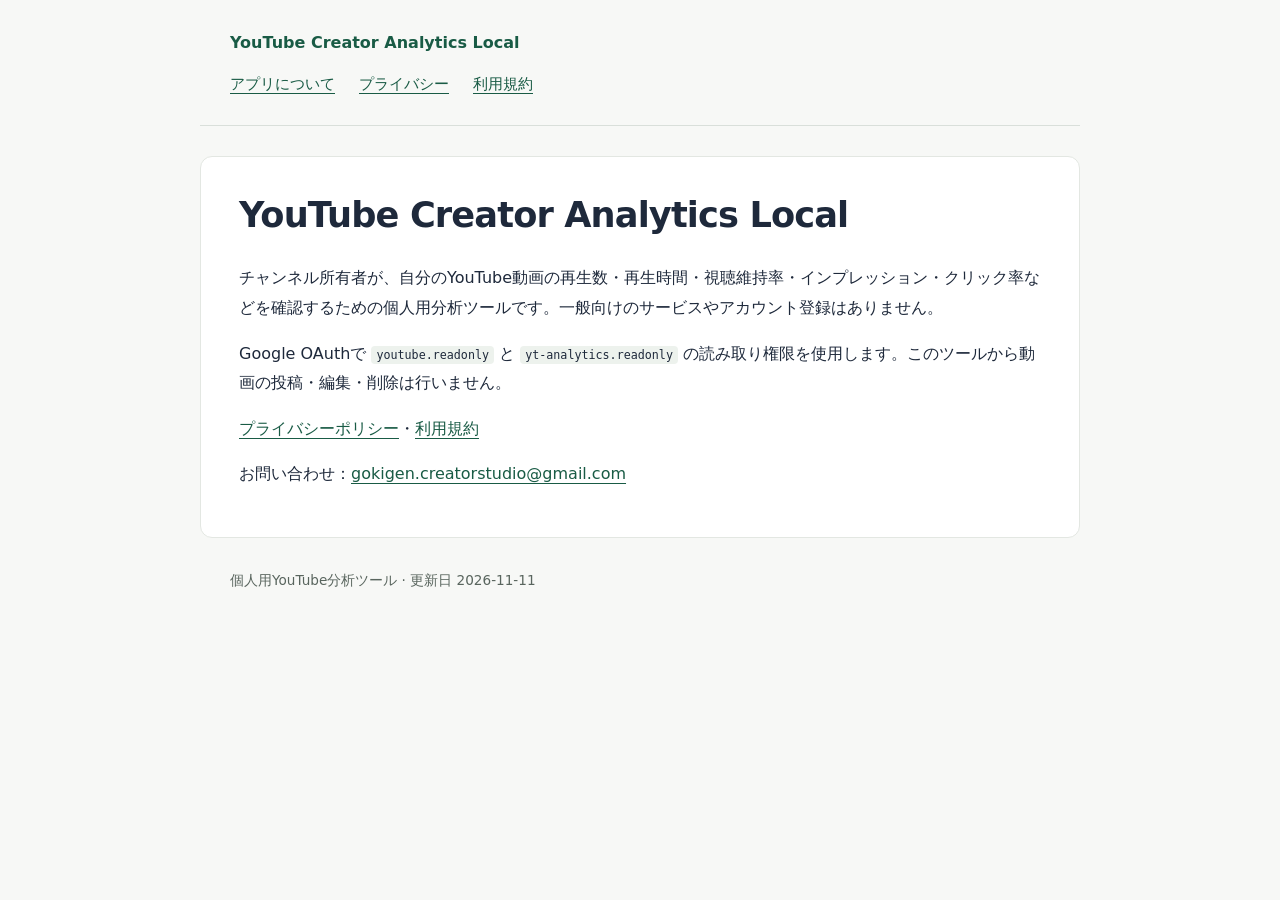
<file: index.html>
<!doctype html>
<html lang="ja"><head><meta charset="utf-8"><meta name="viewport" content="width=device-width,initial-scale=1">
<title>アプリについて | YouTube Creator Analytics Local</title>
<meta name="description" content="自身のYouTubeチャンネルの統計を確認する個人用ツールの案内。">
<link rel="stylesheet" href="style.css"></head><body>
<header><a class="brand" href="index.html">YouTube Creator Analytics Local</a>
<nav aria-label="案内ページ"><a href="index.html">アプリについて</a><a href="privacy.html">プライバシー</a><a href="terms.html">利用規約</a></nav></header>
<main><h1>YouTube Creator Analytics Local</h1>
<p>チャンネル所有者が、自分のYouTube動画の再生数・再生時間・視聴維持率・インプレッション・クリック率などを確認するための個人用分析ツールです。一般向けのサービスやアカウント登録はありません。</p>
<p>Google OAuthで <code>youtube.readonly</code> と <code>yt-analytics.readonly</code> の読み取り権限を使用します。このツールから動画の投稿・編集・削除は行いません。</p>
<p><a href="privacy.html">プライバシーポリシー</a>・<a href="terms.html">利用規約</a></p>
<p>お問い合わせ：<a href="mailto:gokigen.creatorstudio@gmail.com">gokigen.creatorstudio@gmail.com</a></p></main>
<footer>個人用YouTube分析ツール · 更新日 2026-11-11</footer></body></html>
</file>
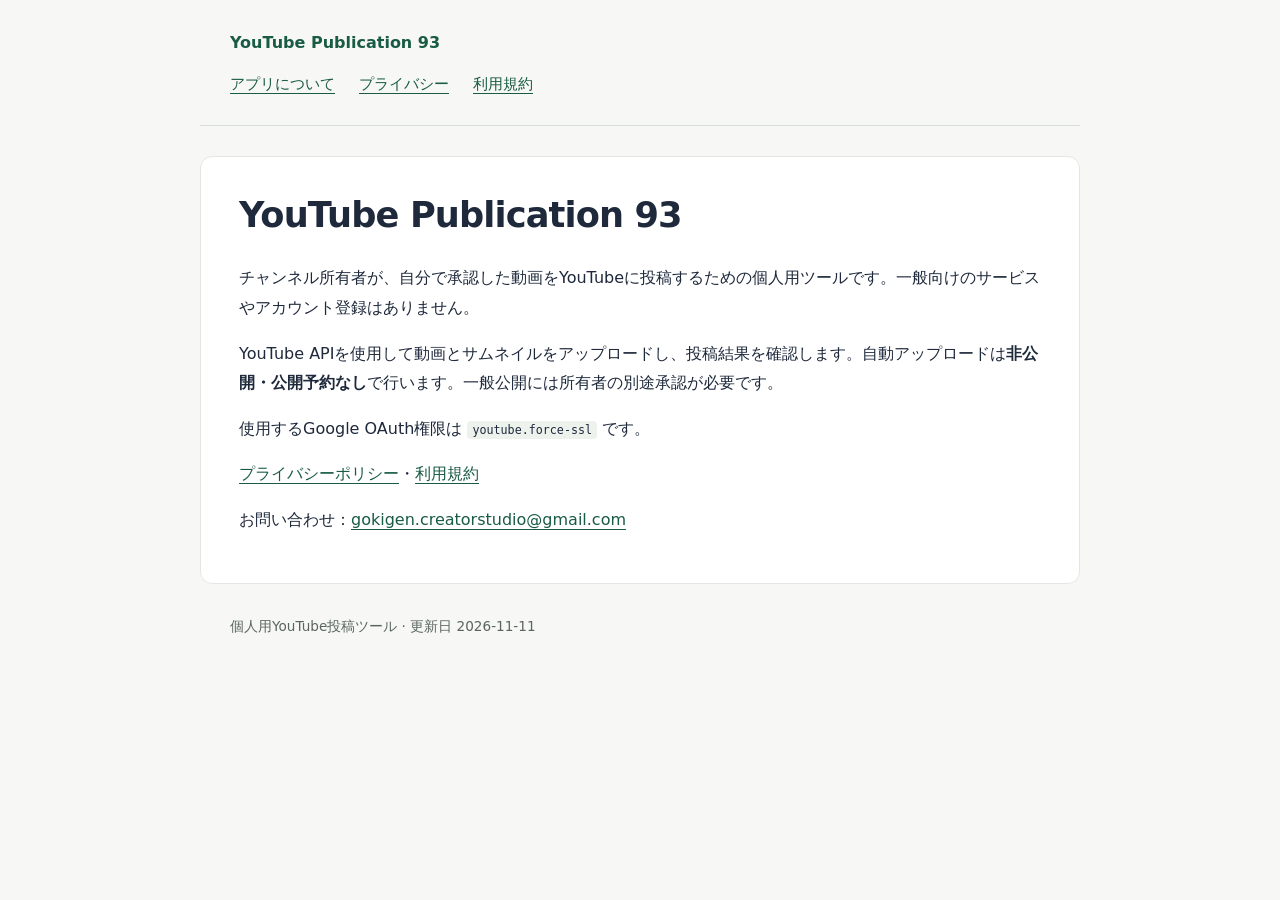
<file: youtube-publication-93/index.html>
<!doctype html>
<html lang="ja"><head><meta charset="utf-8"><meta name="viewport" content="width=device-width,initial-scale=1">
<title>アプリについて | YouTube Publication 93</title>
<meta name="description" content="自身のYouTubeチャンネルに動画を投稿する個人用ツールの案内。">
<link rel="stylesheet" href="../style.css"></head><body>
<header><a class="brand" href="./">YouTube Publication 93</a>
<nav aria-label="案内ページ"><a href="./">アプリについて</a><a href="privacy.html">プライバシー</a><a href="terms.html">利用規約</a></nav></header>
<main><h1>YouTube Publication 93</h1>
<p>チャンネル所有者が、自分で承認した動画をYouTubeに投稿するための個人用ツールです。一般向けのサービスやアカウント登録はありません。</p>
<p>YouTube APIを使用して動画とサムネイルをアップロードし、投稿結果を確認します。自動アップロードは<strong>非公開・公開予約なし</strong>で行います。一般公開には所有者の別途承認が必要です。</p>
<p>使用するGoogle OAuth権限は <code>youtube.force-ssl</code> です。</p>
<p><a href="privacy.html">プライバシーポリシー</a>・<a href="terms.html">利用規約</a></p>
<p>お問い合わせ：<a href="mailto:gokigen.creatorstudio@gmail.com">gokigen.creatorstudio@gmail.com</a></p></main>
<footer>個人用YouTube投稿ツール · 更新日 2026-11-11</footer></body></html>
</file>
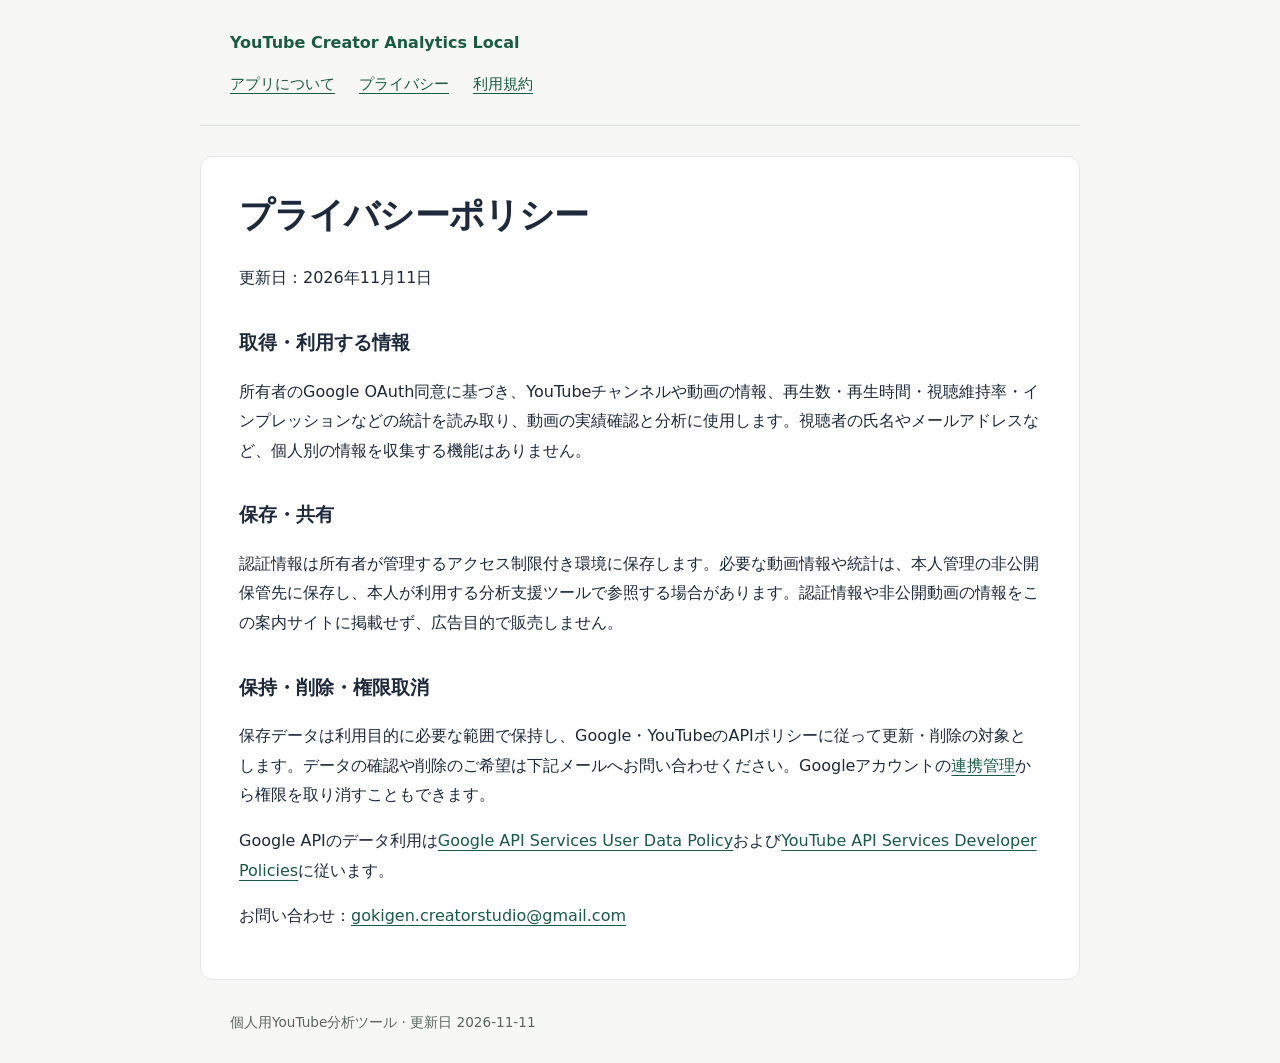
<file: privacy.html>
<!doctype html>
<html lang="ja"><head><meta charset="utf-8"><meta name="viewport" content="width=device-width,initial-scale=1">
<title>プライバシーポリシー | YouTube Creator Analytics Local</title>
<meta name="description" content="個人用YouTube分析ツールのデータ利用・保存・削除について。">
<link rel="stylesheet" href="style.css"></head><body>
<header><a class="brand" href="index.html">YouTube Creator Analytics Local</a>
<nav aria-label="案内ページ"><a href="index.html">アプリについて</a><a href="privacy.html">プライバシー</a><a href="terms.html">利用規約</a></nav></header>
<main><h1>プライバシーポリシー</h1>
<p>更新日：2026年11月11日</p>
<h2>取得・利用する情報</h2>
<p>所有者のGoogle OAuth同意に基づき、YouTubeチャンネルや動画の情報、再生数・再生時間・視聴維持率・インプレッションなどの統計を読み取り、動画の実績確認と分析に使用します。視聴者の氏名やメールアドレスなど、個人別の情報を収集する機能はありません。</p>
<h2>保存・共有</h2>
<p>認証情報は所有者が管理するアクセス制限付き環境に保存します。必要な動画情報や統計は、本人管理の非公開保管先に保存し、本人が利用する分析支援ツールで参照する場合があります。認証情報や非公開動画の情報をこの案内サイトに掲載せず、広告目的で販売しません。</p>
<h2>保持・削除・権限取消</h2>
<p>保存データは利用目的に必要な範囲で保持し、Google・YouTubeのAPIポリシーに従って更新・削除の対象とします。データの確認や削除のご希望は下記メールへお問い合わせください。Googleアカウントの<a href="https://myaccount.google.com/connections">連携管理</a>から権限を取り消すこともできます。</p>
<p>Google APIのデータ利用は<a href="https://developers.google.com/terms/api-services-user-data-policy">Google API Services User Data Policy</a>および<a href="https://developers.google.com/youtube/terms/developer-policies">YouTube API Services Developer Policies</a>に従います。</p>
<p>お問い合わせ：<a href="mailto:gokigen.creatorstudio@gmail.com">gokigen.creatorstudio@gmail.com</a></p></main>
<footer>個人用YouTube分析ツール · 更新日 2026-11-11</footer></body></html>
</file>
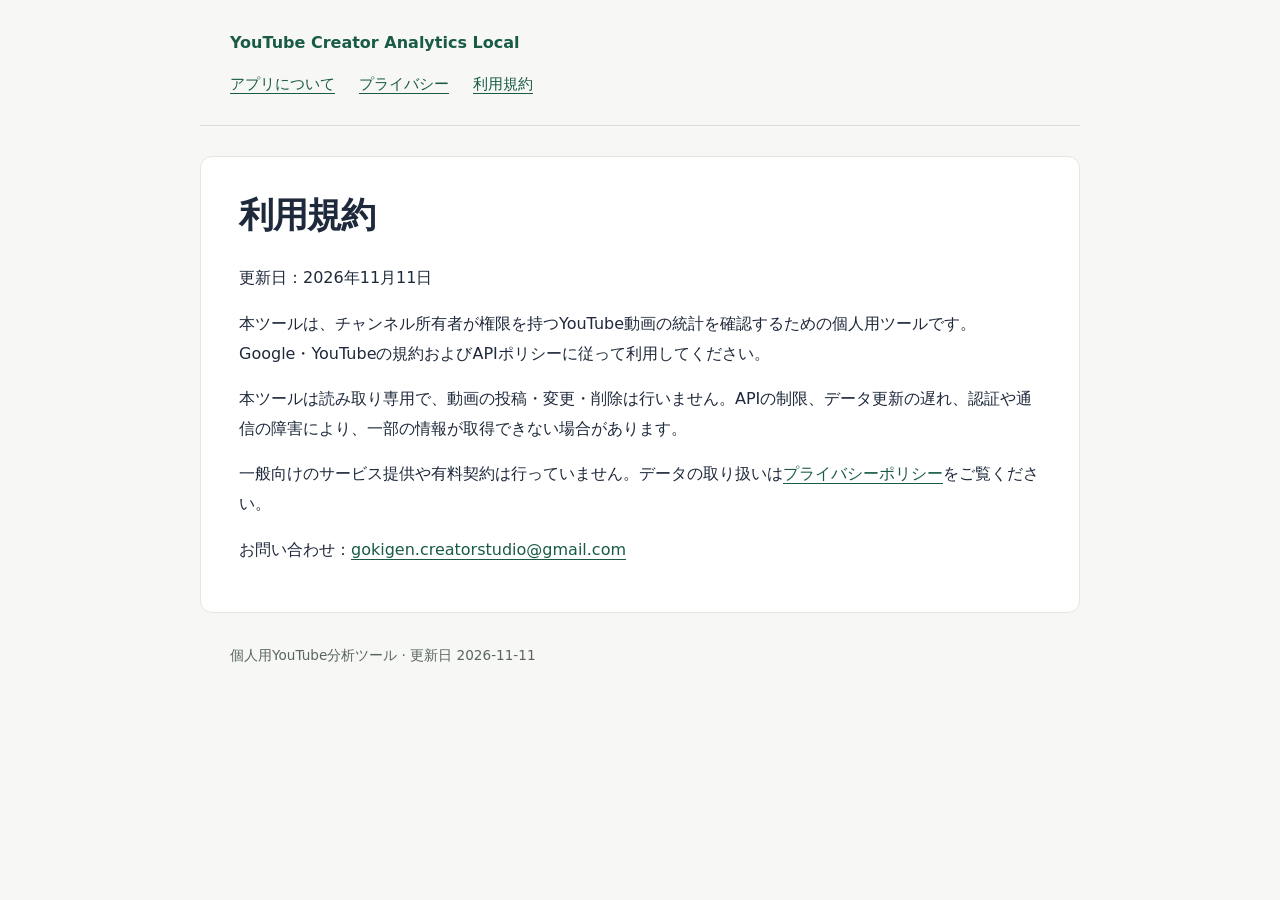
<file: terms.html>
<!doctype html>
<html lang="ja"><head><meta charset="utf-8"><meta name="viewport" content="width=device-width,initial-scale=1">
<title>利用規約 | YouTube Creator Analytics Local</title>
<meta name="description" content="個人用YouTube分析ツールの利用条件。">
<link rel="stylesheet" href="style.css"></head><body>
<header><a class="brand" href="index.html">YouTube Creator Analytics Local</a>
<nav aria-label="案内ページ"><a href="index.html">アプリについて</a><a href="privacy.html">プライバシー</a><a href="terms.html">利用規約</a></nav></header>
<main><h1>利用規約</h1>
<p>更新日：2026年11月11日</p>
<p>本ツールは、チャンネル所有者が権限を持つYouTube動画の統計を確認するための個人用ツールです。Google・YouTubeの規約およびAPIポリシーに従って利用してください。</p>
<p>本ツールは読み取り専用で、動画の投稿・変更・削除は行いません。APIの制限、データ更新の遅れ、認証や通信の障害により、一部の情報が取得できない場合があります。</p>
<p>一般向けのサービス提供や有料契約は行っていません。データの取り扱いは<a href="privacy.html">プライバシーポリシー</a>をご覧ください。</p>
<p>お問い合わせ：<a href="mailto:gokigen.creatorstudio@gmail.com">gokigen.creatorstudio@gmail.com</a></p></main>
<footer>個人用YouTube分析ツール · 更新日 2026-11-11</footer></body></html>
</file>
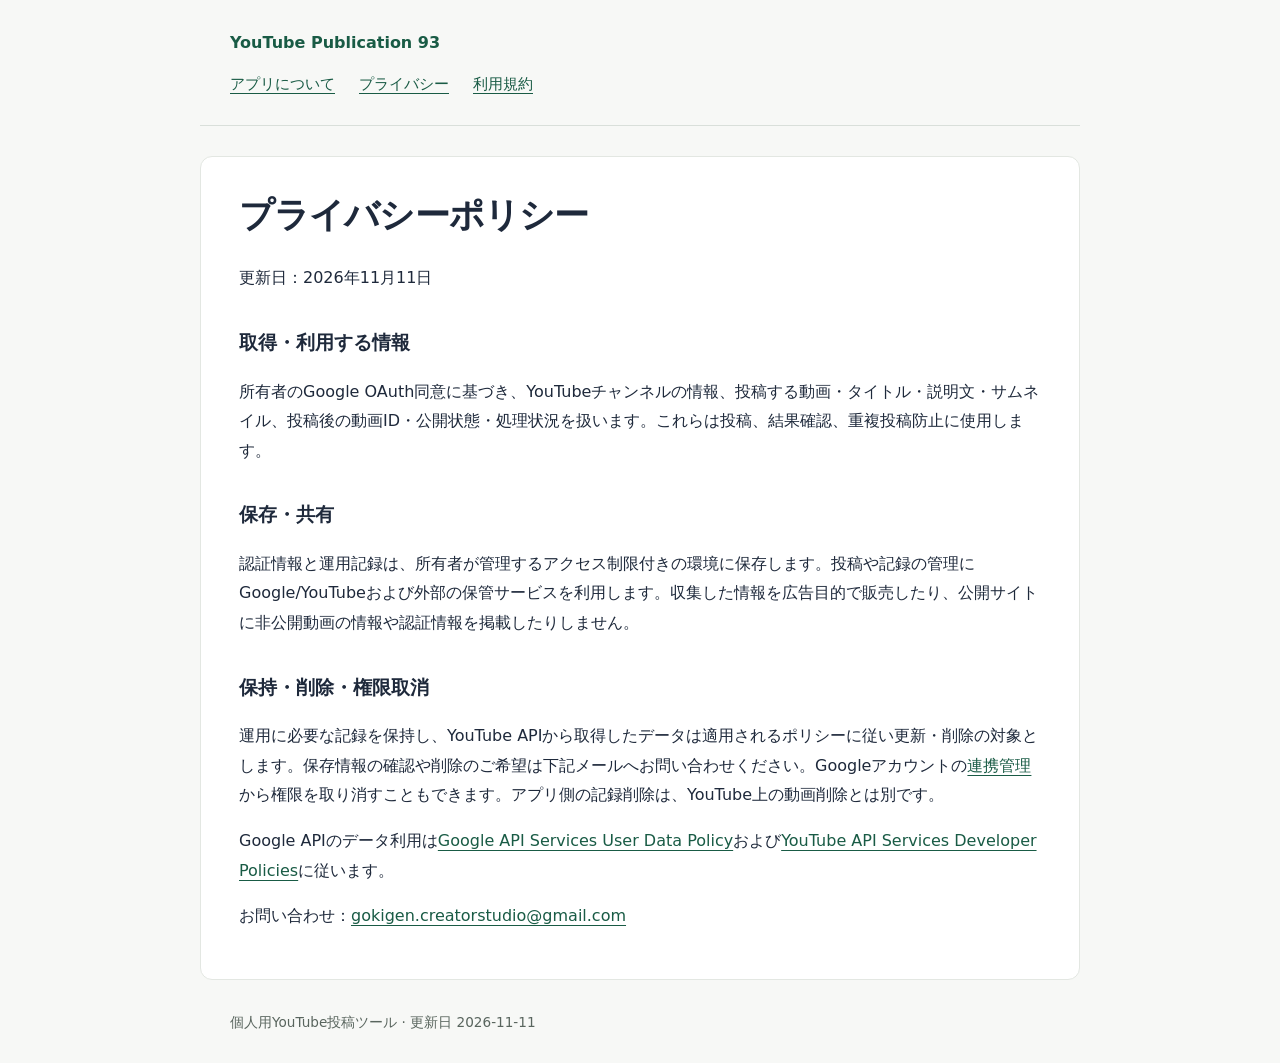
<file: youtube-publication-93/privacy.html>
<!doctype html>
<html lang="ja"><head><meta charset="utf-8"><meta name="viewport" content="width=device-width,initial-scale=1">
<title>プライバシーポリシー | YouTube Publication 93</title>
<meta name="description" content="個人用YouTube投稿ツールのデータ利用・保存・削除について。">
<link rel="stylesheet" href="../style.css"></head><body>
<header><a class="brand" href="./">YouTube Publication 93</a>
<nav aria-label="案内ページ"><a href="./">アプリについて</a><a href="privacy.html">プライバシー</a><a href="terms.html">利用規約</a></nav></header>
<main><h1>プライバシーポリシー</h1>
<p>更新日：2026年11月11日</p>
<h2>取得・利用する情報</h2>
<p>所有者のGoogle OAuth同意に基づき、YouTubeチャンネルの情報、投稿する動画・タイトル・説明文・サムネイル、投稿後の動画ID・公開状態・処理状況を扱います。これらは投稿、結果確認、重複投稿防止に使用します。</p>
<h2>保存・共有</h2>
<p>認証情報と運用記録は、所有者が管理するアクセス制限付きの環境に保存します。投稿や記録の管理にGoogle/YouTubeおよび外部の保管サービスを利用します。収集した情報を広告目的で販売したり、公開サイトに非公開動画の情報や認証情報を掲載したりしません。</p>
<h2>保持・削除・権限取消</h2>
<p>運用に必要な記録を保持し、YouTube APIから取得したデータは適用されるポリシーに従い更新・削除の対象とします。保存情報の確認や削除のご希望は下記メールへお問い合わせください。Googleアカウントの<a href="https://myaccount.google.com/connections">連携管理</a>から権限を取り消すこともできます。アプリ側の記録削除は、YouTube上の動画削除とは別です。</p>
<p>Google APIのデータ利用は<a href="https://developers.google.com/terms/api-services-user-data-policy">Google API Services User Data Policy</a>および<a href="https://developers.google.com/youtube/terms/developer-policies">YouTube API Services Developer Policies</a>に従います。</p>
<p>お問い合わせ：<a href="mailto:gokigen.creatorstudio@gmail.com">gokigen.creatorstudio@gmail.com</a></p></main>
<footer>個人用YouTube投稿ツール · 更新日 2026-11-11</footer></body></html>
</file>
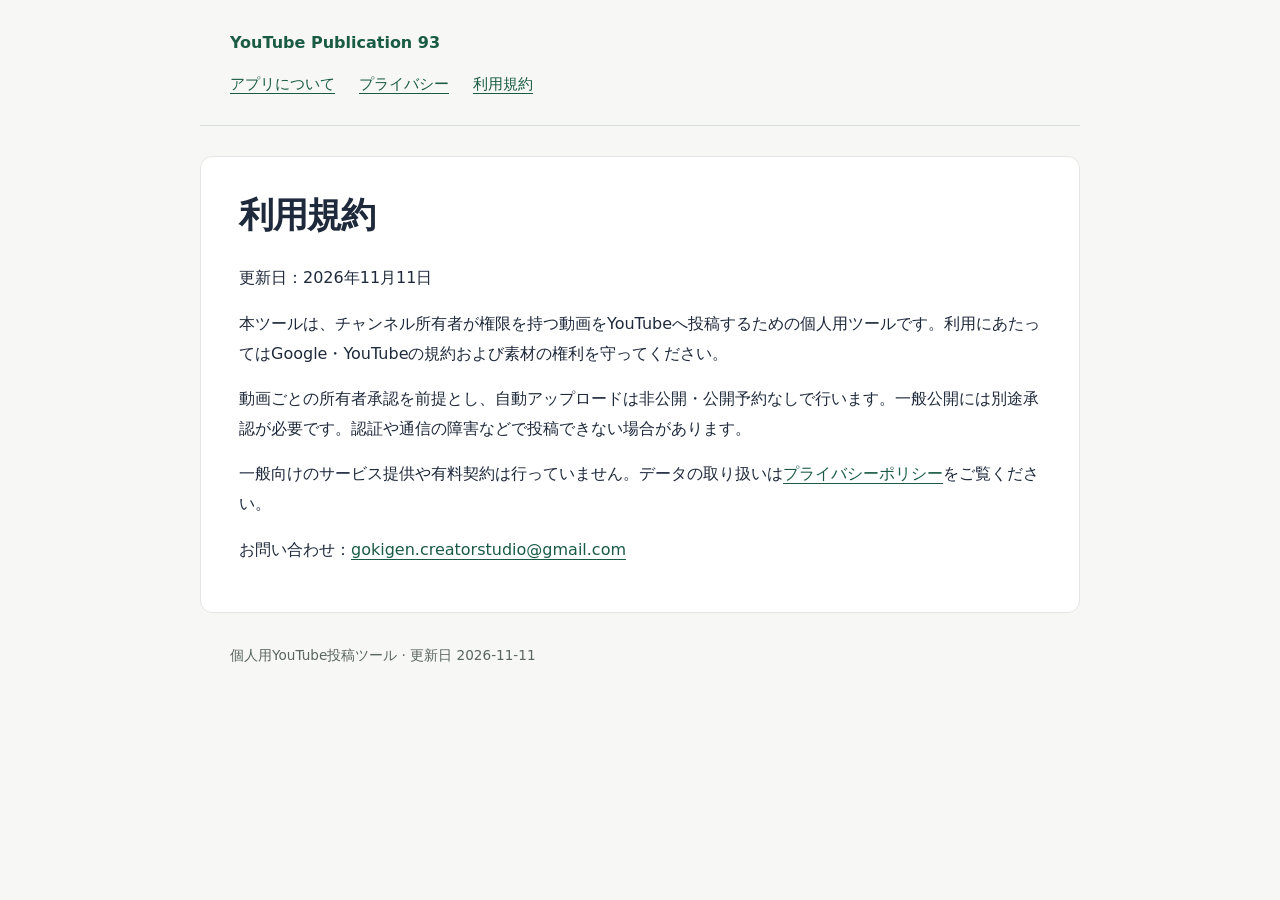
<file: youtube-publication-93/terms.html>
<!doctype html>
<html lang="ja"><head><meta charset="utf-8"><meta name="viewport" content="width=device-width,initial-scale=1">
<title>利用規約 | YouTube Publication 93</title>
<meta name="description" content="個人用YouTube投稿ツールの利用条件。">
<link rel="stylesheet" href="../style.css"></head><body>
<header><a class="brand" href="./">YouTube Publication 93</a>
<nav aria-label="案内ページ"><a href="./">アプリについて</a><a href="privacy.html">プライバシー</a><a href="terms.html">利用規約</a></nav></header>
<main><h1>利用規約</h1>
<p>更新日：2026年11月11日</p>
<p>本ツールは、チャンネル所有者が権限を持つ動画をYouTubeへ投稿するための個人用ツールです。利用にあたってはGoogle・YouTubeの規約および素材の権利を守ってください。</p>
<p>動画ごとの所有者承認を前提とし、自動アップロードは非公開・公開予約なしで行います。一般公開には別途承認が必要です。認証や通信の障害などで投稿できない場合があります。</p>
<p>一般向けのサービス提供や有料契約は行っていません。データの取り扱いは<a href="privacy.html">プライバシーポリシー</a>をご覧ください。</p>
<p>お問い合わせ：<a href="mailto:gokigen.creatorstudio@gmail.com">gokigen.creatorstudio@gmail.com</a></p></main>
<footer>個人用YouTube投稿ツール · 更新日 2026-11-11</footer></body></html>
</file>
<file: style.css>
*{box-sizing:border-box}html{color:#1e293b;background:#f7f8f6;font-family:system-ui,"Yu Gothic",Meiryo,sans-serif;line-height:1.85}body{margin:0}header,main,footer{max-width:880px;margin:auto;padding:28px 30px}header{border-bottom:1px solid #d9dfda}a{color:#195b45;text-underline-offset:4px}a:hover{color:#0b3e2d}.brand{font-weight:700;text-decoration:none}nav{display:flex;flex-wrap:wrap;gap:12px 24px;margin-top:12px;font-size:.92rem}main{background:#fff;border:1px solid #e3e7e2;border-radius:12px;margin:30px auto;padding:32px 38px}h1{font-size:clamp(1.6rem,4vw,2.2rem);line-height:1.45;letter-spacing:-.025em;margin-top:0}h2{font-size:1.2rem;margin-top:2rem}p{overflow-wrap:anywhere}code{font-size:.9em;background:#edf2ed;padding:2px 5px;border-radius:4px}footer{color:#59655e;font-size:.85rem;padding-top:0}@media(max-width:600px){header,footer{padding-left:20px;padding-right:20px}main{border-radius:0;margin:18px 0;padding:24px 20px;border-left:0;border-right:0}}
</file>
